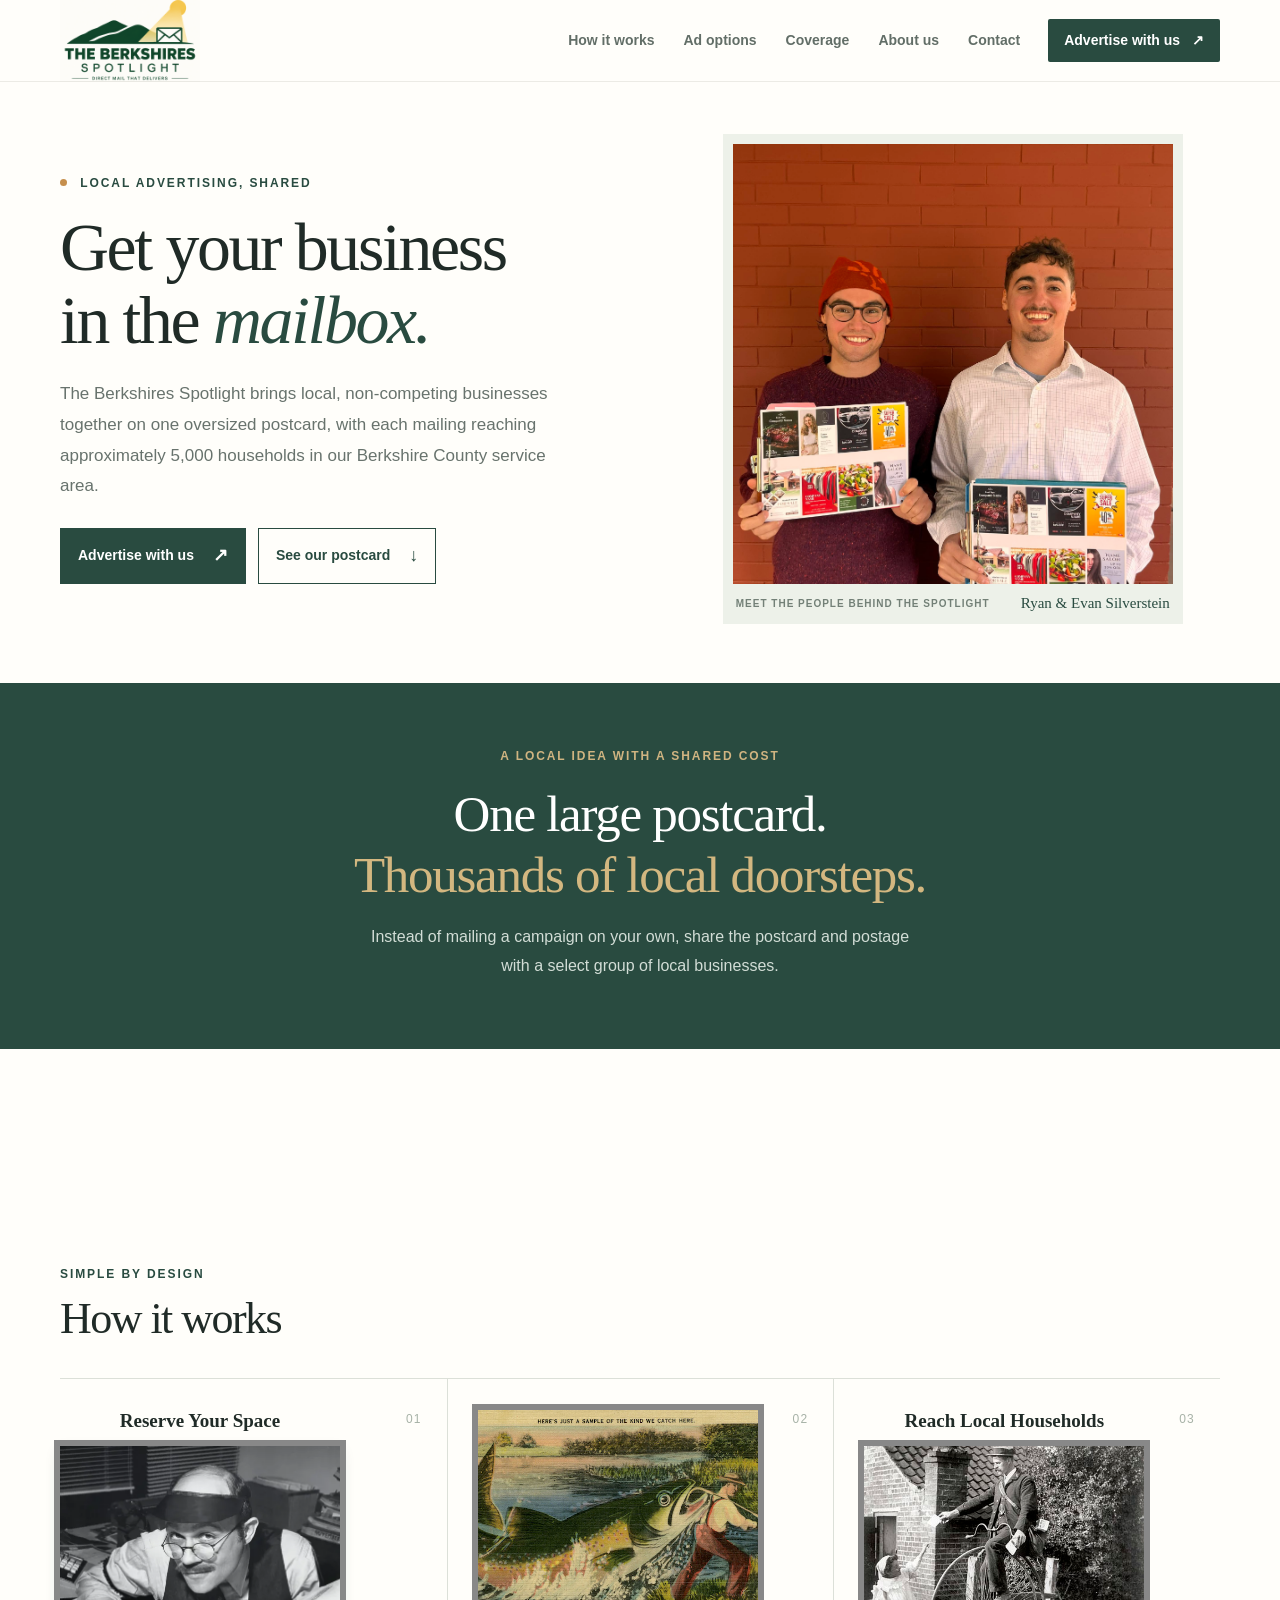
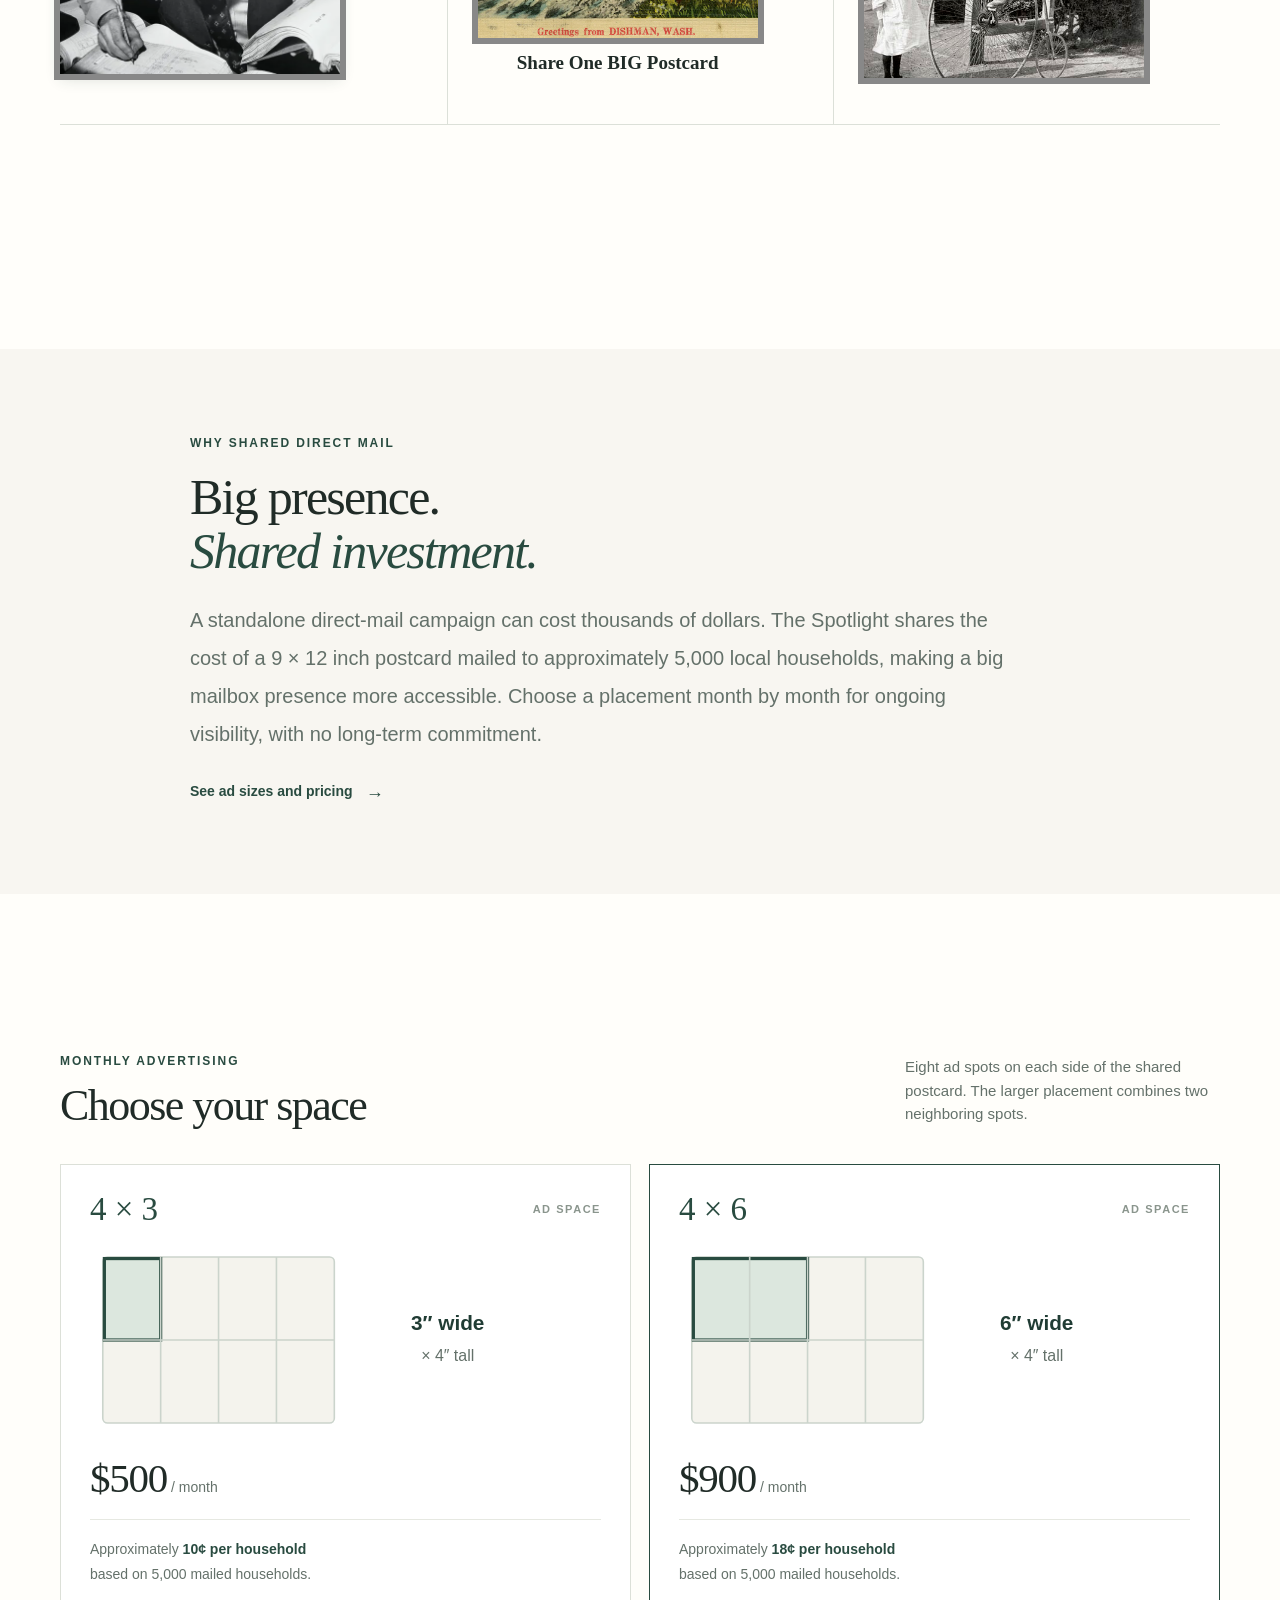
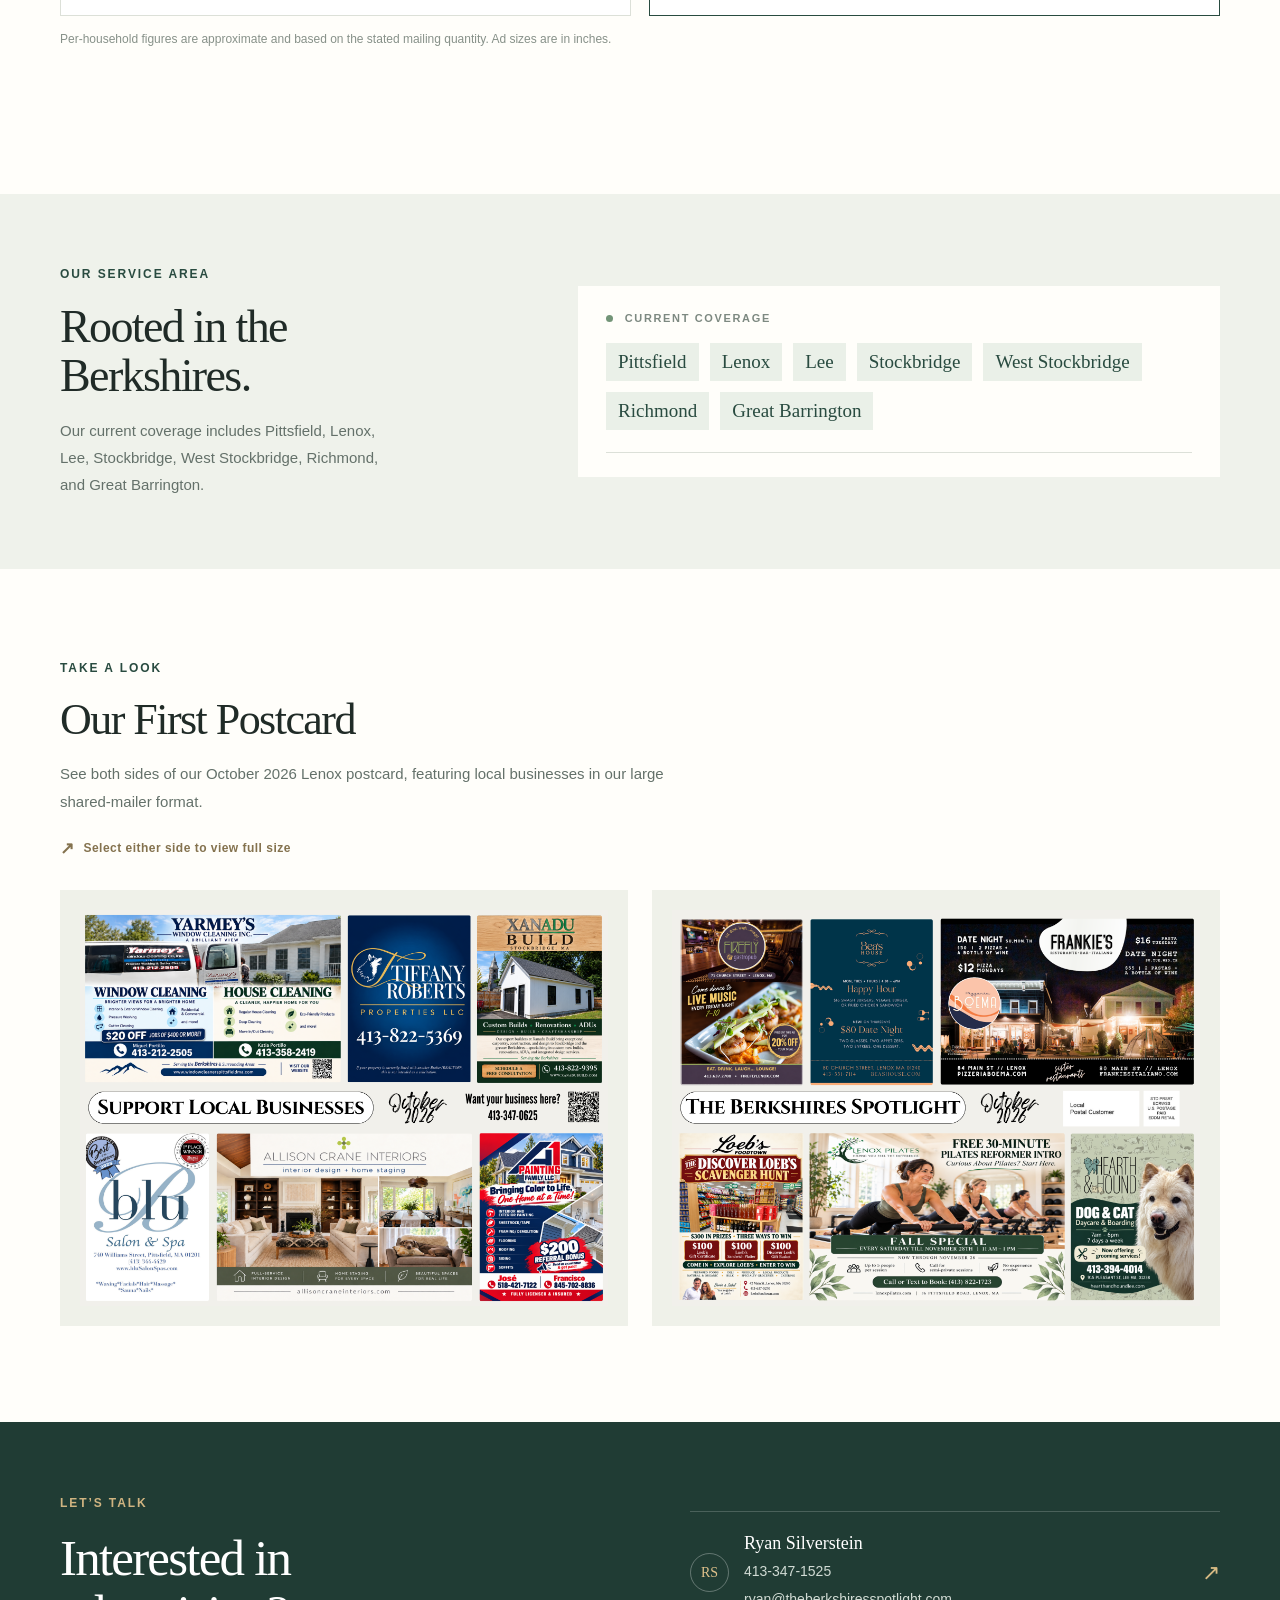
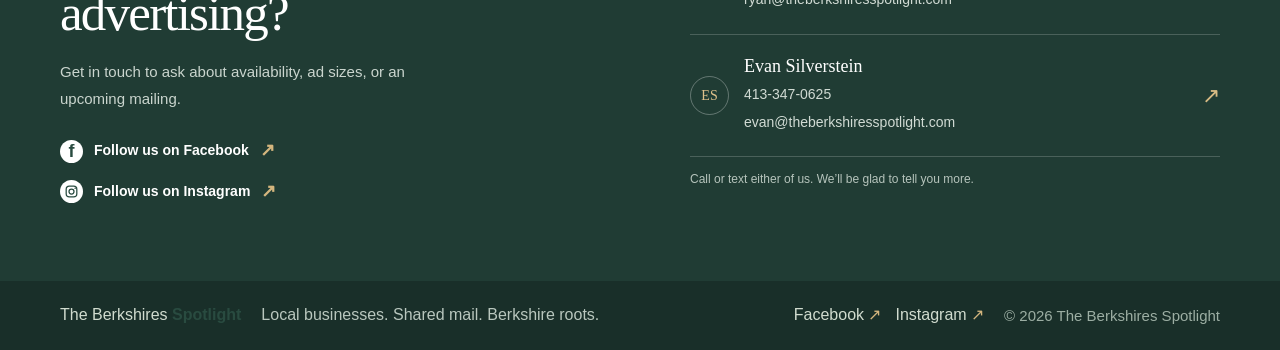
<file: index.html>
<!doctype html>
<html lang="en">
  <head>
    <meta charset="utf-8">
    <meta name="viewport" content="width=device-width, initial-scale=1">
    <meta name="description" content="Reach households across Berkshire County with shared postcard advertising from The Berkshires Spotlight. View our current coverage towns and ad options.">
    <meta name="theme-color" content="#f8f6f1">
    <link rel="canonical" href="https://theberkshiresspotlight.com/">
    <meta property="og:title" content="The Berkshires Spotlight | Local Direct-Mail Advertising">
    <meta property="og:description" content="Reach households across Berkshire County with shared, oversized direct-mail advertising.">
    <meta property="og:type" content="website">
    <meta property="og:site_name" content="The Berkshires Spotlight">
    <meta property="og:url" content="https://theberkshiresspotlight.com/">
    <title>The Berkshires Spotlight | Local Direct-Mail Advertising</title>
    <script type="application/ld+json">
      {
        "@context": "https://schema.org",
        "@graph": [
          {
            "@type": "WebSite",
            "@id": "https://theberkshiresspotlight.com/#website",
            "url": "https://theberkshiresspotlight.com/",
            "name": "The Berkshires Spotlight",
            "alternateName": ["Berkshires Spotlight", "Berkshire Spotlight"],
            "publisher": {"@id": "https://theberkshiresspotlight.com/#organization"}
          },
          {
            "@type": "Organization",
            "@id": "https://theberkshiresspotlight.com/#organization",
            "name": "The Berkshires Spotlight",
            "url": "https://theberkshiresspotlight.com/",
            "logo": "https://theberkshiresspotlight.com/images/berkshires-spotlight-logo.png",
            "description": "Monthly shared postcard advertising for local businesses in Pittsfield, Lenox, Lee, Stockbridge, West Stockbridge, Richmond, and Great Barrington, Massachusetts.",
            "sameAs": [
              "https://www.facebook.com/profile.php?id=61594535615502",
              "https://www.instagram.com/theberkshiresspotlight/"
            ]
          }
        ]
      }
    </script>
    <link rel="stylesheet" href="styles.css?v=22">
    <script>
      if ('scrollRestoration' in history) history.scrollRestoration = 'manual';
      window.addEventListener('pageshow', (event) => {
        const navigation = performance.getEntriesByType('navigation')[0];
        const directOpen = !document.referrer && (!navigation || navigation.type === 'navigate');
        if (location.hash && !event.persisted && !directOpen) return;
        if (location.hash) history.replaceState(null, '', location.pathname + location.search);
        const resetToTop = () => {
          const root = document.documentElement;
          const previousBehavior = root.style.scrollBehavior;
          root.style.scrollBehavior = 'auto';
          window.scrollTo(0, 0);
          root.style.scrollBehavior = previousBehavior;
        };
        resetToTop();
        window.setTimeout(resetToTop, 150);
      });
    </script>
  </head>
  <body>
    <header class="site-header">
      <a class="brand" href="#top" aria-label="The Berkshires Spotlight home">
        <span class="brand-logo-window"><img src="images/berkshires-spotlight-logo.png" alt="" width="640" height="640"></span>
      </a>
      <nav class="main-nav" aria-label="Main navigation">
        <a href="#how-it-works">How it works</a>
        <a href="#advertising">Ad options</a>
        <a href="#coverage">Coverage</a>
        <a href="about.html">About us</a>
        <a href="#contact">Contact</a>
      </nav>
      <a class="header-cta" href="#space-options">Advertise with us <span aria-hidden="true">↗</span></a>
    </header>

    <main id="top">
      <section class="hero section-wrap">
        <div class="hero-copy">
          <p class="eyebrow"><span class="eyebrow-dot"></span> Local advertising, shared</p>
          <h1>Get your business<br>in the <em>mailbox.</em></h1>
          <p class="hero-lede">The Berkshires Spotlight brings local, non-competing businesses together on one oversized postcard, with each mailing reaching approximately 5,000 households in our Berkshire County service area.</p>
          <div class="hero-actions">
            <a class="button button-primary" href="#space-options">Advertise with us <span aria-hidden="true">↗</span></a>
            <a class="button button-secondary" href="#sample-postcard">See our postcard <span aria-hidden="true">↓</span></a>
          </div>
        </div>
        <figure class="hero-photo">
          <img src="images/ryan-and-evan.jpg" alt="Ryan and Evan smiling and holding an example shared advertising postcard" width="1966" height="1966" fetchpriority="high">
          <figcaption><span>MEET THE PEOPLE BEHIND THE SPOTLIGHT</span><span>Ryan &amp; Evan Silverstein</span></figcaption>
        </figure>
      </section>

      <section class="intro-band">
        <div class="section-wrap intro-inner">
          <p class="eyebrow eyebrow-light">A local idea with a shared cost</p>
          <h2>One large postcard.<br><span>Thousands of local doorsteps.</span></h2>
          <p>Instead of mailing a campaign on your own, share the postcard and postage with a select group of local businesses.</p>
        </div>
      </section>

      <section class="section-wrap section how-it-works-section" id="how-it-works">
        <div class="section-heading"><div><p class="eyebrow">Simple by design</p><h2>How it works</h2></div></div>
        <div class="steps">
          <article class="step step-reserve"><span class="step-number">01</span><h3>Reserve Your Space</h3><a class="step-reserve-photo-link" href="reserve.html" aria-label="Reserve your space"><img class="step-reserve-photo" src="images/reserve-your-space.webp" alt="Businessman working at a desk covered with books and papers" width="565" height="700"></a></article>
          <article class="step step-featured"><span class="step-number">02</span><img class="step-postcard" src="images/share-postcard.jpg" alt="Vintage postcard illustration of a fisherman catching a large fish in Dishman, Washington" width="640" height="411"><h3>Share One <strong>BIG</strong> Postcard</h3></article>
          <article class="step step-reach"><span class="step-number">03</span><h3>Reach Local Households</h3><img class="step-mailer-photo" src="images/reach-local-households.jpg" alt="Historical bicycle postman delivering mail" width="469" height="640"></article>
        </div>
      </section>

      <section class="value-section">
        <div class="section-wrap value-grid">
          <div class="value-copy"><p class="eyebrow">Why shared direct mail</p><h2>Big presence.<br><em>Shared investment.</em></h2><p>A standalone direct-mail campaign can cost thousands of dollars. The Spotlight shares the cost of a 9 × 12 inch postcard mailed to approximately 5,000 local households, making a big mailbox presence more accessible. Choose a placement month by month for ongoing visibility, with no long-term commitment.</p><a class="text-link" href="#advertising">See ad sizes and pricing <span aria-hidden="true">→</span></a></div>
        </div>
      </section>

      <section class="section-wrap section pricing-section" id="advertising">
        <div class="section-heading"><div><p class="eyebrow">Monthly advertising</p><h2>Choose your space</h2></div><p>Eight ad spots on each side of the shared postcard. The larger placement combines two neighboring spots.</p></div>
        <div class="price-cards" id="space-options">
          <article class="price-card"><div class="price-top"><span class="ad-size">4 × 3</span><span class="price-label">AD SPACE</span></div>
            <svg class="ad-size-guide" viewBox="0 0 320 126" role="img" aria-labelledby="small-ad-title"><title id="small-ad-title">One highlighted 3 inch wide by 4 inch tall ad spot in a layout of eight spots</title><rect x="8" y="10" width="145" height="104" rx="3" fill="#f4f3ed" stroke="#cbd4cc"/><rect x="9" y="11" width="35.25" height="51" fill="#dce7de" stroke="#294b40" stroke-width="2"/><path d="M44.25 10v104M80.5 10v104M116.75 10v104M8 62h145" fill="none" stroke="#cbd4cc"/><text x="224" y="56" text-anchor="middle" fill="#203c34" font-family="Arial,sans-serif" font-size="13" font-weight="700">3″ wide</text><text x="224" y="75" text-anchor="middle" fill="#64716a" font-family="Arial,sans-serif" font-size="10">× 4″ tall</text></svg>
            <div class="price">$500<span> / month</span></div><div class="price-line"></div><p>Approximately <strong>10¢ per household</strong><br>based on 5,000 mailed households.</p></article>
          <article class="price-card price-card-featured"><div class="price-top"><span class="ad-size">4 × 6</span><span class="price-label">AD SPACE</span></div>
            <svg class="ad-size-guide" viewBox="0 0 320 126" role="img" aria-labelledby="large-ad-title"><title id="large-ad-title">Two neighboring 3 inch wide by 4 inch tall ad spots combined into one 6 inch wide by 4 inch tall placement</title><rect x="8" y="10" width="145" height="104" rx="3" fill="#f4f3ed" stroke="#cbd4cc"/><rect x="9" y="11" width="71.5" height="51" fill="#dce7de" stroke="#294b40" stroke-width="2"/><path d="M44.25 10v104M80.5 10v104M116.75 10v104M8 62h145" fill="none" stroke="#cbd4cc"/><text x="224" y="56" text-anchor="middle" fill="#203c34" font-family="Arial,sans-serif" font-size="13" font-weight="700">6″ wide</text><text x="224" y="75" text-anchor="middle" fill="#64716a" font-family="Arial,sans-serif" font-size="10">× 4″ tall</text></svg>
            <div class="price">$900<span> / month</span></div><div class="price-line"></div><p>Approximately <strong>18¢ per household</strong><br>based on 5,000 mailed households.</p></article>
        </div>
        <p class="fine-print">Per-household figures are approximate and based on the stated mailing quantity. Ad sizes are in inches.</p>
      </section>

      <section class="coverage-section" id="coverage">
        <div class="section-wrap coverage-grid">
          <div class="coverage-copy"><p class="eyebrow">Our service area</p><h2>Rooted in the<br>Berkshires.</h2><p>Our current coverage includes Pittsfield, Lenox, Lee, Stockbridge, West Stockbridge, Richmond, and Great Barrington.</p></div>
          <div class="coverage-locations"><div class="current-coverage"><p class="coverage-label"><span></span> CURRENT COVERAGE</p><div class="towns"><span>Pittsfield</span><span>Lenox</span><span>Lee</span><span>Stockbridge</span><span>West Stockbridge</span><span>Richmond</span><span>Great Barrington</span></div></div></div>
        </div>
      </section>

      <section class="section-wrap sample-section" id="sample">
        <div class="sample-copy"><p class="eyebrow">Take a look</p><h2>Our First Postcard</h2><p>See both sides of our October 2026 Lenox postcard, featuring local businesses in our large shared-mailer format.</p><span class="sample-note"><span aria-hidden="true">↗</span> Select either side to view full size</span></div>
        <div class="postcard-gallery" id="sample-postcard">
          <figure class="sample-frame">
            <a href="images/lenox-october-2026-front.png" aria-label="View the front of the October 2026 Lenox postcard at full size"><img class="sample-postcard-image" src="images/lenox-october-2026-front.png" alt="Front of the October 2026 Lenox postcard featuring local home services, real estate, interiors, and salon businesses" loading="lazy" width="2000" height="1500"></a>
          </figure>
          <figure class="sample-frame">
            <a href="images/lenox-october-2026-back.png" aria-label="View the back of the October 2026 Lenox postcard at full size"><img class="sample-postcard-image" src="images/lenox-october-2026-back.png" alt="Back of the October 2026 Lenox postcard featuring local restaurants, Loeb’s Foodtown, Lenox Pilates, and Hearth and Hound" loading="lazy" width="2000" height="1500"></a>
          </figure>
        </div>
      </section>

      <section class="contact-section" id="contact">
        <div class="section-wrap contact-grid">
          <div class="contact-copy"><p class="eyebrow eyebrow-light">Let’s talk</p><h2>Interested in<br>advertising?</h2><p>Get in touch to ask about availability, ad sizes, or an upcoming mailing.</p><a class="facebook-link" href="https://www.facebook.com/profile.php?id=61594535615502" target="_blank" rel="noopener noreferrer"><span class="facebook-icon" aria-hidden="true">f</span> Follow us on Facebook <span aria-hidden="true">↗</span></a><a class="facebook-link instagram-follow-link" href="https://www.instagram.com/theberkshiresspotlight?stkn=MWh2Z3ZybXNrZTRraQ%3D%3D" target="_blank" rel="noopener noreferrer"><span class="instagram-icon" aria-hidden="true"><svg viewBox="0 0 24 24"><rect x="3.5" y="3.5" width="17" height="17" rx="5" fill="none" stroke="currentColor" stroke-width="2"/><circle cx="12" cy="12" r="4" fill="none" stroke="currentColor" stroke-width="2"/><circle cx="17.8" cy="6.6" r="1.2" fill="currentColor"/></svg></span> Follow us on Instagram <span aria-hidden="true">↗</span></a></div>
          <div class="contact-people"><article class="contact-person"><span class="contact-initials" aria-hidden="true">RS</span><div><h3>Ryan Silverstein</h3><a href="tel:+14133471525">413-347-1525</a><br><a href="mailto:ryan@theberkshiresspotlight.com">ryan@theberkshiresspotlight.com</a></div><a class="call-icon" href="tel:+14133471525" aria-label="Call Ryan Silverstein">↗</a></article><article class="contact-person"><span class="contact-initials" aria-hidden="true">ES</span><div><h3>Evan Silverstein</h3><a href="tel:+14133470625">413-347-0625</a><br><a href="mailto:evan@theberkshiresspotlight.com">evan@theberkshiresspotlight.com</a></div><a class="call-icon" href="tel:+14133470625" aria-label="Call Evan Silverstein">↗</a></article><p class="contact-footnote">Call or text either of us. We’ll be glad to tell you more.</p></div>
        </div>
      </section>
    </main>

    <footer class="site-footer"><div class="section-wrap footer-inner"><a class="footer-brand" href="#top">The Berkshires <strong>Spotlight</strong></a><span>Local businesses. Shared mail. Berkshire roots.</span><div class="footer-social-links"><a href="https://www.facebook.com/profile.php?id=61594535615502" target="_blank" rel="noopener noreferrer">Facebook <span aria-hidden="true">↗</span></a><a href="https://www.instagram.com/theberkshiresspotlight?stkn=MWh2Z3ZybXNrZTRraQ%3D%3D" target="_blank" rel="noopener noreferrer">Instagram <span aria-hidden="true">↗</span></a></div><span class="copyright">© <span id="year">2026</span> The Berkshires Spotlight</span></div></footer>
    <script>document.getElementById('year').textContent = new Date().getFullYear();</script>
  </body>
</html>
</file>
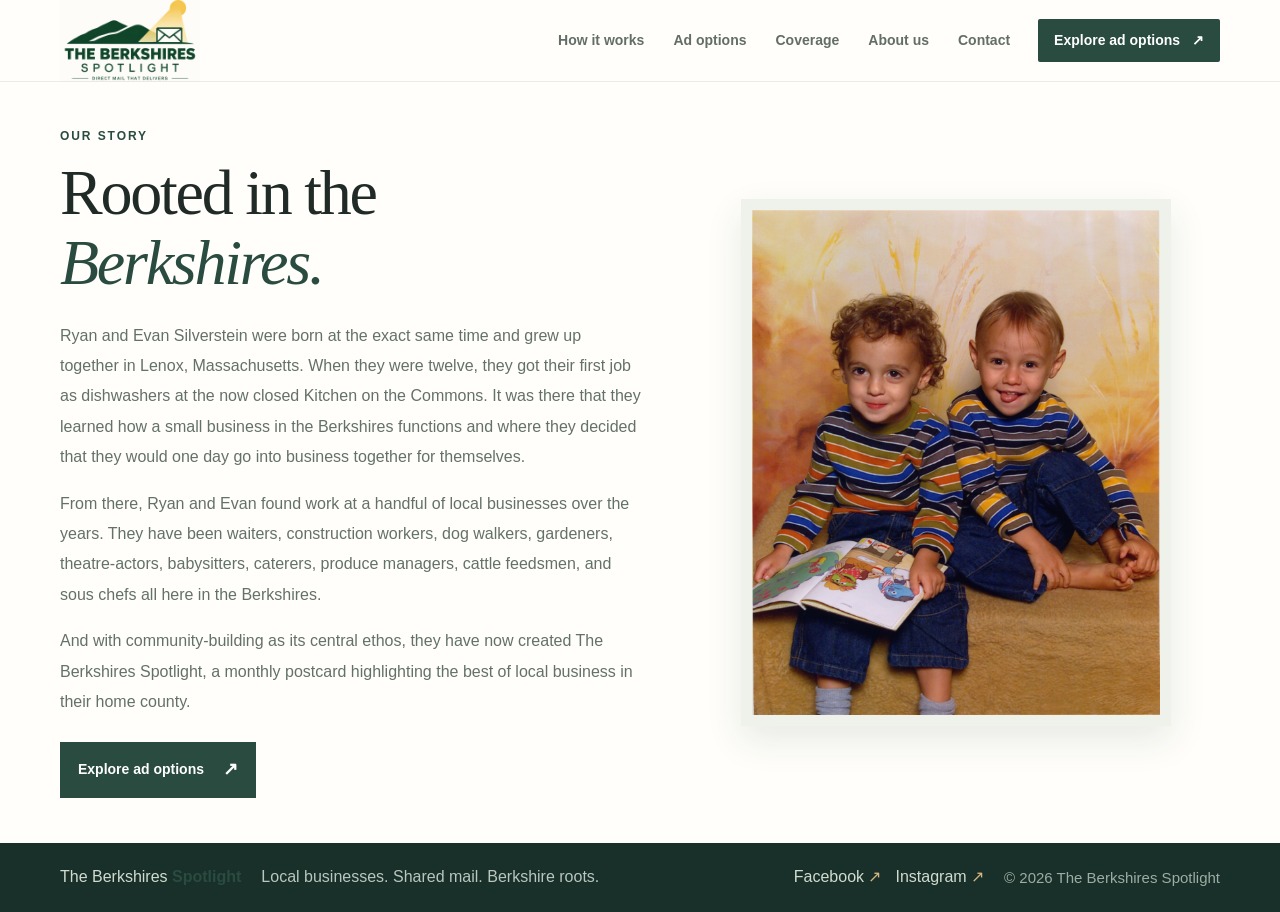
<file: about.html>
<!doctype html>
<html lang="en">
  <head>
    <meta charset="utf-8">
    <meta name="viewport" content="width=device-width, initial-scale=1">
    <meta name="description" content="Meet Ryan and Evan Silverstein, lifelong Berkshire locals and the people behind The Berkshires Spotlight.">
    <meta name="theme-color" content="#f8f6f1">
    <link rel="canonical" href="https://theberkshiresspotlight.com/about.html">
    <meta property="og:title" content="About Us | The Berkshires Spotlight">
    <meta property="og:description" content="Meet Ryan and Evan Silverstein, lifelong Berkshire locals and the people behind The Berkshires Spotlight.">
    <meta property="og:type" content="website">
    <meta property="og:url" content="https://theberkshiresspotlight.com/about.html">
    <title>About Us | The Berkshires Spotlight</title>
    <link rel="stylesheet" href="styles.css?v=8">
  </head>
  <body class="about-page">
    <header class="site-header">
      <a class="brand" href="index.html" aria-label="The Berkshires Spotlight home"><span class="brand-logo-window"><img src="images/berkshires-spotlight-logo.png" alt="" width="640" height="640"></span></a>
      <nav class="main-nav" aria-label="Main navigation">
        <a href="index.html#how-it-works">How it works</a>
        <a href="index.html#advertising">Ad options</a>
        <a href="index.html#coverage">Coverage</a>
        <a href="about.html" aria-current="page">About us</a>
        <a href="index.html#contact">Contact</a>
      </nav>
      <a class="header-cta" href="index.html#advertising">Explore ad options <span aria-hidden="true">↗</span></a>
    </header>
    <main class="about-main">
      <section class="about-story section-wrap">
        <div class="about-copy">
          <p class="eyebrow">Our story</p>
          <h1>Rooted in the<br><em>Berkshires.</em></h1>
          <p>Ryan and Evan Silverstein were born at the exact same time and grew up together in Lenox, Massachusetts. When they were twelve, they got their first job as dishwashers at the now closed Kitchen on the Commons. It was there that they learned how a small business in the Berkshires functions and where they decided that they would one day go into business together for themselves.</p>
          <p>From there, Ryan and Evan found work at a handful of local businesses over the years. They have been waiters, construction workers, dog walkers, gardeners, theatre-actors, babysitters, caterers, produce managers, cattle feedsmen, and sous chefs all here in the Berkshires.</p>
          <p>And with community-building as its central ethos, they have now created The Berkshires Spotlight, a monthly postcard highlighting the best of local business in their home county.</p>
          <a class="button button-primary about-cta" href="index.html#advertising">Explore ad options <span aria-hidden="true">↗</span></a>
        </div>
        <figure class="about-photo"><img src="images/ryan-evan-childhood.jpg" alt="Ryan and Evan Silverstein with family at the beach as children" width="2416" height="2996" fetchpriority="high"></figure>
      </section>
    </main>
    <footer class="site-footer"><div class="section-wrap footer-inner"><a class="footer-brand" href="index.html">The Berkshires <strong>Spotlight</strong></a><span>Local businesses. Shared mail. Berkshire roots.</span><div class="footer-social-links"><a href="https://www.facebook.com/profile.php?id=61594535615502" target="_blank" rel="noopener noreferrer">Facebook <span aria-hidden="true">↗</span></a><a href="https://www.instagram.com/theberkshiresspotlight?stkn=MWh2Z3ZybXNrZTRraQ%3D%3D" target="_blank" rel="noopener noreferrer">Instagram <span aria-hidden="true">↗</span></a></div><span class="copyright">© <span id="year">2026</span> The Berkshires Spotlight</span></div></footer>
    <script>document.getElementById('year').textContent = new Date().getFullYear();</script>
  </body>
</html>
</file>
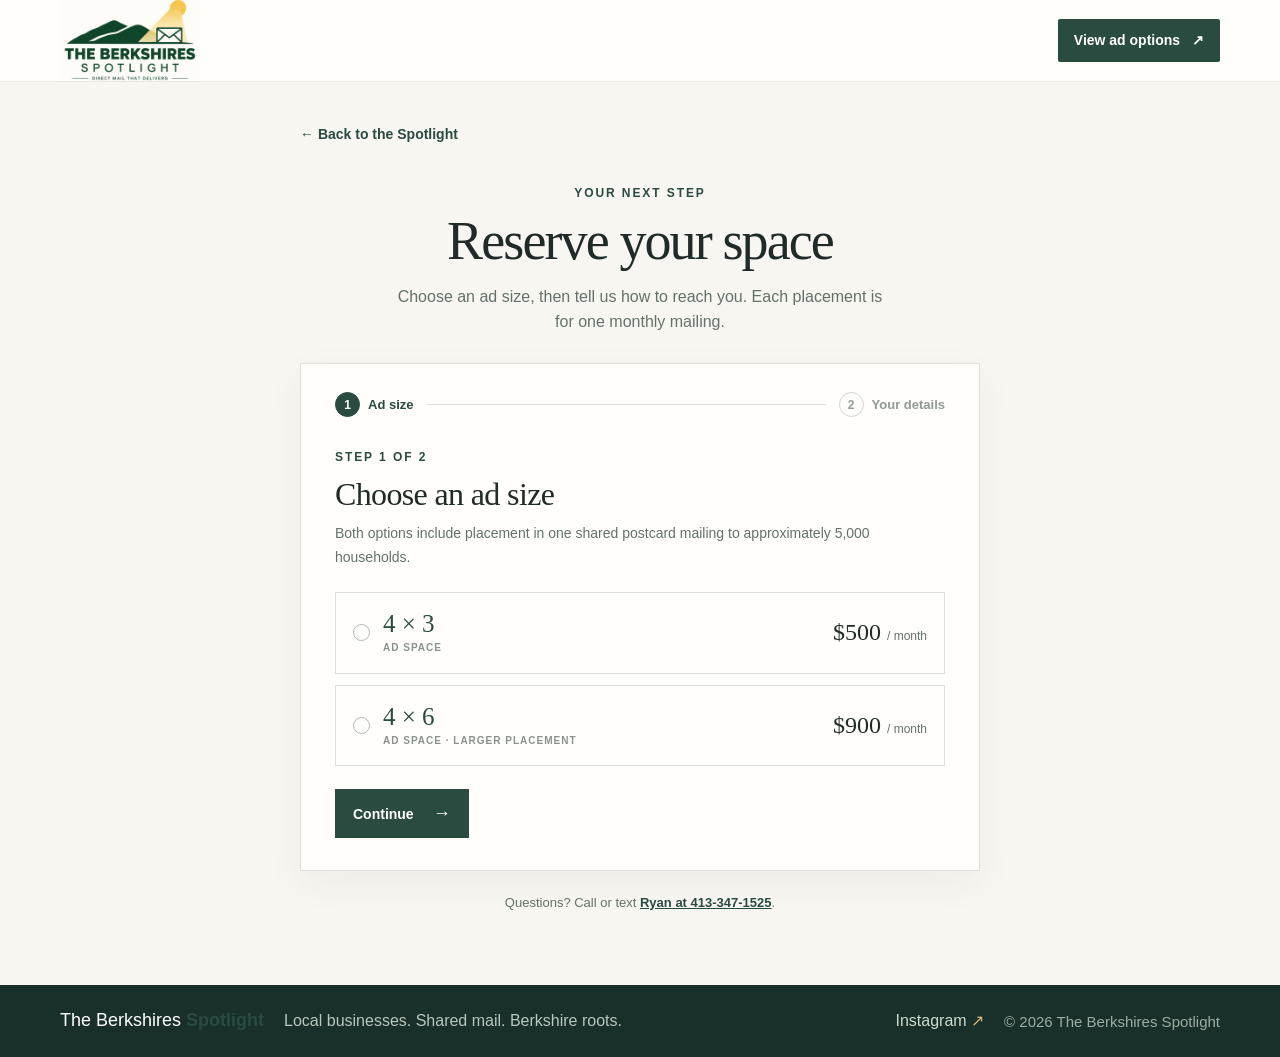
<file: reserve.html>
<!doctype html>
<html lang="en">
  <head>
    <meta charset="utf-8">
    <meta name="viewport" content="width=device-width, initial-scale=1">
    <meta name="description" content="Choose an ad size and enter your business contact details to reserve space in The Berkshires Spotlight.">
    <meta name="theme-color" content="#f8f6f1">
    <link rel="canonical" href="https://theberkshiresspotlight.com/reserve.html">
    <title>Reserve Ad Space | The Berkshires Spotlight</title>
    <link rel="stylesheet" href="styles.css?v=3">
  </head>
  <body class="reservation-page">
    <header class="site-header">
      <a class="brand" href="index.html" aria-label="The Berkshires Spotlight home"><span class="brand-logo-window"><img src="images/berkshires-spotlight-logo.png" alt="" width="640" height="640"></span></a>
      <a class="header-cta" href="index.html#advertising">View ad options <span aria-hidden="true">↗</span></a>
    </header>
    <main class="reservation-main">
      <a class="reservation-back" href="index.html">← Back to the Spotlight</a>
      <div class="reservation-heading"><p class="eyebrow">Your next step</p><h1>Reserve your space</h1><p>Choose an ad size, then tell us how to reach you. Each placement is for one monthly mailing.</p></div>

      <form class="reservation-card" id="reservation-form">
        <div class="reservation-progress" aria-label="Step 1 of 2"><span class="progress-step is-current" data-progress="1"><b>1</b> Ad size</span><span class="progress-rule"></span><span class="progress-step" data-progress="2"><b>2</b> Your details</span></div>

        <section class="reservation-step" data-step="1" aria-labelledby="size-title">
          <p class="eyebrow">Step 1 of 2</p><h2 id="size-title">Choose an ad size</h2><p class="step-description">Both options include placement in one shared postcard mailing to approximately 5,000 households.</p>
          <div class="reservation-options">
            <label class="reservation-option"><input type="radio" name="ad-size" value="4 × 3 ad — $500 per month" required><span class="option-check" aria-hidden="true"></span><span class="option-main"><strong>4 × 3</strong><span>AD SPACE</span></span><span class="option-price">$500 <small>/ month</small></span></label>
            <label class="reservation-option"><input type="radio" name="ad-size" value="4 × 6 ad — $900 per month" required><span class="option-check" aria-hidden="true"></span><span class="option-main"><strong>4 × 6</strong><span>AD SPACE · LARGER PLACEMENT</span></span><span class="option-price">$900 <small>/ month</small></span></label>
          </div>
          <button class="button button-primary reservation-next" type="button" id="to-details">Continue <span aria-hidden="true">→</span></button>
        </section>

        <section class="reservation-step" data-step="2" aria-labelledby="details-title" hidden>
          <p class="eyebrow">Step 2 of 2</p><h2 id="details-title">Your business details</h2><p class="step-description">We’ll use these details to follow up about your selected ad space.</p>
          <div class="selected-size" id="selected-size"></div>
          <div class="reservation-fields">
            <label for="business-name">Business name</label><input id="business-name" name="business-name" autocomplete="organization" required>
            <label for="phone">Phone number</label><input id="phone" name="phone" type="tel" autocomplete="tel" required>
            <label for="email">Email address</label><input id="email" name="email" type="email" autocomplete="email" required>
          </div>
          <p class="reservation-note">Checkout will be added here. This form does not send or store your information yet.</p>
          <div class="reservation-actions"><button class="button button-secondary" type="button" id="back-to-size">← Back</button><button class="button button-primary" type="submit">Continue to checkout <span aria-hidden="true">→</span></button></div>
          <p class="reservation-message" id="reservation-message" role="status" hidden></p>
        </section>
      </form>
      <p class="reservation-help">Questions? Call or text <a href="tel:+14133471525">Ryan at 413-347-1525</a>.</p>
    </main>
    <footer class="site-footer"><div class="section-wrap footer-inner"><a class="footer-brand" href="index.html">The Berkshires <strong>Spotlight</strong></a><span>Local businesses. Shared mail. Berkshire roots.</span><a href="https://www.instagram.com/theberkshiresspotlight?stkn=MWh2Z3ZybXNrZTRraQ%3D%3D" target="_blank" rel="noopener noreferrer">Instagram <span aria-hidden="true">↗</span></a><span class="copyright">© <span id="year">2026</span> The Berkshires Spotlight</span></div></footer>
    <script>
      const form = document.getElementById('reservation-form');
      const sizeStep = form.querySelector('[data-step="1"]');
      const detailsStep = form.querySelector('[data-step="2"]');
      const selectedSize = document.getElementById('selected-size');
      const message = document.getElementById('reservation-message');
      document.getElementById('year').textContent = new Date().getFullYear();
      document.getElementById('to-details').addEventListener('click', () => {
        const choice = form.querySelector('input[name="ad-size"]:checked');
        if (!choice) { form.querySelector('input[name="ad-size"]').reportValidity(); return; }
        selectedSize.textContent = `Selected placement: ${choice.value}`;
        sizeStep.hidden = true;
        detailsStep.hidden = false;
        document.querySelector('[aria-label="Step 1 of 2"]').setAttribute('aria-label', 'Step 2 of 2');
        document.querySelector('[data-progress="1"]').classList.remove('is-current');
        document.querySelector('[data-progress="2"]').classList.add('is-current');
        document.getElementById('business-name').focus();
      });
      document.getElementById('back-to-size').addEventListener('click', () => {
        detailsStep.hidden = true;
        sizeStep.hidden = false;
        document.querySelector('[aria-label="Step 2 of 2"]').setAttribute('aria-label', 'Step 1 of 2');
        document.querySelector('[data-progress="2"]').classList.remove('is-current');
        document.querySelector('[data-progress="1"]').classList.add('is-current');
        document.getElementById('to-details').focus();
      });
      form.addEventListener('submit', (event) => {
        event.preventDefault();
        message.hidden = false;
        message.textContent = 'Checkout is not connected yet. Your information has not been sent or saved.';
      });
    </script>
  </body>
</html>
</file>
<file: styles.css>
:root{--ink:#202b27;--muted:#64716a;--green:#294b40;--green-dark:#203c34;--sage:#dce7de;--cream:#f8f6f1;--paper:#fffefa;--gold:#c68f4c;--line:#dce0d8;--serif:'Playfair Display',Georgia,serif;--sans:'DM Sans',Arial,sans-serif}
*{box-sizing:border-box}html{scroll-behavior:smooth;scroll-padding-top:90px}body{margin:0;color:var(--ink);background:var(--paper);font-family:var(--sans);font-size:18px;line-height:1.55}a{color:inherit}button,a{-webkit-tap-highlight-color:transparent}.section-wrap{width:min(1160px,calc(100% - 64px));margin-inline:auto}
.site-header{height:82px;padding:0 max(32px,calc((100vw - 1160px)/2));display:flex;align-items:center;justify-content:space-between;gap:28px;background:var(--paper);border-bottom:1px solid #ecebe5}.brand{display:flex;align-items:center;gap:11px;text-decoration:none;white-space:nowrap}.brand-mark{width:37px;height:37px;border:1px solid var(--green);border-radius:50%;display:grid;place-items:center;color:var(--green);font:600 14px var(--serif);letter-spacing:-.5px}.brand-name{font-size:16px;letter-spacing:.02em}.brand-name strong,.footer-brand strong{font-weight:700;color:var(--green)}.brand-logo-window{display:block;width:140px;height:82px;overflow:hidden;flex:none}.brand-logo-window img{display:block;width:140px;height:140px;max-width:none;transform:translateY(-28px);mix-blend-mode:multiply}.main-nav{display:flex;gap:29px;margin-left:auto}.main-nav a,.header-cta{font-size:14px;text-decoration:none;font-weight:600}.main-nav a{color:#626e67;transition:color .2s}.main-nav a:hover{color:var(--green)}.header-cta{padding:11px 16px;background:var(--green);color:#fff;border-radius:2px;white-space:nowrap}.header-cta span{margin-left:8px}
.hero{min-height:582px;display:grid;grid-template-columns:1.03fr .97fr;align-items:center;gap:58px;padding-top:52px;padding-bottom:59px}.eyebrow{margin:0 0 18px;color:var(--green);font-size:12px;font-weight:700;letter-spacing:.16em;text-transform:uppercase}.eyebrow-dot{display:inline-block;width:7px;height:7px;margin-right:8px;background:var(--gold);border-radius:50%;vertical-align:1px}.section h2,.value-copy h2,.coverage-grid h2,.sample-copy h2,.contact-copy h2{margin:0;font:500 clamp(45px,5.3vw,70px)/1.08 var(--serif);letter-spacing:-.035em}.hero h1{margin:0;font:500 clamp(43px,5.3vw,68px)/1.08 var(--serif);letter-spacing:-.035em}.hero h1 em,.value-copy h2 em{color:var(--green);font-weight:500}.hero-lede{max-width:490px;margin:22px 0 26px;color:#68736d;font-size:17px;line-height:1.8}.hero-actions{display:flex;flex-wrap:wrap;gap:12px}.button{display:inline-flex;align-items:center;gap:19px;padding:13px 17px;border:1px solid var(--green);font-size:14px;font-weight:600;text-decoration:none}.button-primary{background:var(--green);color:white}.button-primary:hover,.header-cta:hover{background:var(--green-dark)}.button-secondary{color:var(--green)}.button-secondary:hover{background:#f0f3ee}.button span{font-size:18px}.hero-proof{display:flex;align-items:center;gap:12px;margin-top:42px;color:#78827b;font-size:13px;line-height:1.5}.hero-proof strong{color:var(--ink);font-size:14px}.proof-icon{display:grid;place-items:center;width:35px;height:35px;border:1px solid #dce3db;border-radius:50%;color:var(--gold);font-size:21px}
.hero-art{position:relative;min-height:417px;display:grid;place-items:center;overflow:hidden;background:#edf1e9}.hero-art:before,.hero-art:after{position:absolute;content:"";width:160px;height:160px;border:1px solid rgba(41,75,64,.12);border-radius:50%}.hero-art:before{top:28px;right:28px}.hero-art:after{bottom:20px;left:15px;width:95px;height:95px}.art-orbit{position:absolute;border:1px solid rgba(41,75,64,.1);border-radius:50%}.orbit-one{width:360px;height:360px}.orbit-two{width:410px;height:410px}.mailer{position:relative;width:min(72%,360px);aspect-ratio:1.18;background:#fffdf8;box-shadow:0 17px 38px rgba(31,54,43,.15);padding:23px 25px;transform:rotate(-5deg);display:flex;flex-direction:column;justify-content:space-between;color:var(--green)}.mailer:after{content:"";position:absolute;inset:8px;border:1px solid #e1e3d8;pointer-events:none}.mailer-top,.mailer-bottom{display:flex;justify-content:space-between;align-items:center;font-size:10px;font-weight:700;letter-spacing:.14em}.mailer-stamp{display:grid;place-items:center;width:42px;height:42px;border:1px solid #bea477;color:#a78a5b;font-size:10px;text-align:center;line-height:1.4;letter-spacing:.08em}.mailer-rule{height:1px;background:#d9dfd3;margin-top:-20px}.mailer-title{font:500 clamp(29px,3.5vw,45px)/1.14 var(--serif);letter-spacing:-.04em}.mailer-title i{color:#a17c46}.mailer-sun{font-size:29px;color:#bd965f}.art-caption{position:absolute;bottom:18px;left:0;right:0;text-align:center;color:#78847b;font-size:12px;letter-spacing:.04em}.hero-photo{width:min(100%,460px);margin:0 auto;padding:10px;background:#edf1e9}.hero-photo img{display:block;width:100%;height:auto}.hero-photo figcaption{display:flex;justify-content:space-between;align-items:center;gap:10px;padding:11px 3px 2px;color:#738077;font-size:10px;font-weight:700;letter-spacing:.1em}.hero-photo figcaption span+span{color:var(--green);font:500 15px var(--serif);letter-spacing:0}
.intro-band{background:var(--green);color:#fff;padding:64px 0 68px;text-align:center}.intro-inner{max-width:750px}.eyebrow-light{color:#d0b481}.intro-band h2{margin:0;font:500 clamp(34px,4.5vw,51px)/1.2 var(--serif);letter-spacing:-.025em}.intro-band h2 span{color:#d3b780}.intro-band p:last-child{max-width:560px;margin:17px auto 0;color:#d2ddd6;font-size:16px;line-height:1.8}.section{padding-top:91px;padding-bottom:98px}.section-heading{display:flex;align-items:end;justify-content:space-between;gap:30px;margin-bottom:35px}.section-heading .eyebrow{margin-bottom:11px}.section h2{font-size:44px}.section-heading>p{max-width:315px;margin:0 0 4px;color:var(--muted);font-size:15px}.steps{display:grid;grid-template-columns:repeat(3,1fr);border-top:1px solid var(--line);border-bottom:1px solid var(--line)}.step{position:relative;min-height:238px;padding:31px 30px 32px 0}.step+.step{border-left:1px solid var(--line);padding-left:30px}.step-number{position:absolute;top:31px;right:25px;color:#a7b2a7;font-size:12px;letter-spacing:.1em}.step-icon{width:39px;height:39px;display:grid;place-items:center;background:#eff2eb;color:var(--green);font-size:23px}.step h3,.value-item h3{margin:20px 0 7px;font:600 19px var(--serif)}.step p,.value-item p{max-width:280px;margin:0;color:var(--muted);font-size:14px;line-height:1.8}
.value-section{background:var(--cream);padding:85px 0}.value-grid{display:block}.value-copy{max-width:900px;margin-inline:auto}.value-copy h2{font-size:50px}.value-copy>p:not(.eyebrow){max-width:820px;margin:23px 0 24px;color:var(--muted);font-size:20px;line-height:1.9}.text-link{display:inline-flex;gap:13px;color:var(--green);font-size:14px;font-weight:700;text-decoration:none}.text-link span{font-size:18px}.pricing-section{padding-bottom:79px}.price-cards{display:grid;grid-template-columns:1fr 1fr;gap:18px}.price-card{padding:26px 29px 27px;border:1px solid var(--line);background:white}.price-card-featured{border-color:var(--green)}.price-top{display:flex;justify-content:space-between;align-items:center}.ad-size{color:var(--green);font:500 33px var(--serif)}.price-label{font-size:11px;font-weight:700;letter-spacing:.14em;color:#8a958d}.ad-size-guide{display:block;width:100%;height:auto;margin:13px 0 4px}.price{margin-top:12px;font:500 41px var(--serif);letter-spacing:-.03em}.price>span{font:400 14px var(--sans);color:var(--muted);letter-spacing:0}.price-line{height:1px;margin:17px 0;background:#e6e8e1}.price-card p{margin:0;color:var(--muted);font-size:14px;line-height:1.8}.price-card p strong{color:var(--green)}.fine-print{margin:14px 0 0;color:#879189;font-size:12px}
.coverage-section{background:#eff2eb;padding:71px 0}.coverage-grid{display:grid;grid-template-columns:.8fr 1.2fr;gap:90px;align-items:center}.coverage-grid h2{font-size:46px}.coverage-grid>div:first-child>p:last-child{max-width:340px;margin:16px 0 0;color:var(--muted);font-size:15px;line-height:1.8}.coverage-locations{background:var(--paper);padding:24px 28px}.current-coverage{padding-bottom:22px;border-bottom:1px solid var(--line)}.coverage-label{margin:0 0 15px;color:#7d8981;font-size:11px;font-weight:700;letter-spacing:.15em}.current-coverage .coverage-label span{display:inline-block;width:7px;height:7px;margin-right:7px;border-radius:50%;background:#729477}.towns{display:flex;gap:11px;flex-wrap:wrap}.towns span{padding:8px 12px;background:#eaf0e8;color:var(--green);font:500 19px var(--serif)}.expansion{padding-top:19px}.towns-planned span{background:#f5f3ed;color:#7e806f}.planned-note{margin:10px 0 0;color:#999583;font-size:12px}.sample-section{display:grid;grid-template-columns:.8fr 1.2fr;gap:95px;align-items:center;padding-top:90px;padding-bottom:96px}.sample-copy h2{font-size:44px}.sample-copy>p:not(.eyebrow){max-width:375px;margin:17px 0 19px;color:var(--muted);font-size:15px;line-height:1.85}.sample-note{display:inline-flex;align-items:center;gap:9px;color:#84724e;font-size:12px;font-weight:600;letter-spacing:.04em}.sample-note span{font-size:17px}.sample-frame{position:relative;padding:20px;background:#eff1e9}.sample-placeholder{aspect-ratio:1.5;background:#fcfaf4;border:1px solid #e2e3d9;display:flex;flex-direction:column;justify-content:space-between;padding:18px 20px;color:#738077}.placeholder-top,.placeholder-bottom{display:flex;justify-content:space-between;align-items:center;font-size:10px;font-weight:700;letter-spacing:.12em}.placeholder-stamp{padding:7px 9px;border:1px solid #cfb780;color:#a08353}.placeholder-center{align-self:center;text-align:center}.placeholder-sun{color:#c49b5d;font-size:30px}.placeholder-center p{margin:2px 0 0;font:500 clamp(20px,2.6vw,31px)/1.2 var(--serif);color:var(--green)}.placeholder-center em{color:#a17c46}.placeholder-bottom{padding-top:10px;border-top:1px solid #e1e3d8}.sample-postcard-image{display:block;width:100%;height:auto}.sample-frame-label{position:absolute;right:30px;bottom:27px;padding:5px 8px;background:var(--green);color:white;font-size:10px;font-weight:700;letter-spacing:.13em}
.contact-section{background:var(--green-dark);color:#fff;padding:72px 0 76px}.contact-grid{display:grid;grid-template-columns:1fr 1fr;gap:100px;align-items:center}.contact-copy h2{font-size:51px}.contact-copy>p:not(.eyebrow){max-width:360px;margin:17px 0 25px;color:#cad5ce;font-size:15px;line-height:1.8}.facebook-link{display:inline-flex;align-items:center;gap:11px;color:#fff;font-size:14px;font-weight:600;text-decoration:none}.facebook-link>span:last-child{color:#d4b67e;font-size:18px}.facebook-icon{width:23px;height:23px;display:grid;place-items:center;background:#fff;color:var(--green);border-radius:50%;font:bold 18px Arial}.contact-people{border-top:1px solid rgba(255,255,255,.19)}.contact-person{display:flex;align-items:center;gap:15px;padding:21px 0;border-bottom:1px solid rgba(255,255,255,.19)}.contact-initials{width:39px;height:39px;display:grid;place-items:center;border:1px solid rgba(255,255,255,.3);border-radius:50%;color:#dfc18b;font:500 14px var(--serif)}.contact-person h3{margin:0 0 3px;font:500 18px var(--serif)}.contact-person div>a{color:#d1dbd4;font-size:14px;text-decoration:none}.call-icon{margin-left:auto;color:#d7bb84;font-size:22px;text-decoration:none}.contact-footnote{margin:13px 0 0;color:#b6c4bc;font-size:12px}.site-footer{background:#192f29;color:#b9c7be;padding:22px 0}.footer-inner{display:flex;align-items:center;gap:20px}.footer-brand{color:#fff;font-size:18px;text-decoration:none;white-space:nowrap}.footer-inner>span:not(.copyright){font-size:16px}.footer-inner>a:nth-last-of-type(1){margin-left:auto;color:#d1dccf;font-size:16px;text-decoration:none}.footer-inner>a span{color:#d4b67e}.copyright{color:#9caea3;font-size:15px;white-space:nowrap}
@media(max-width:900px){.main-nav{gap:16px}.main-nav a{font-size:13px}.hero{gap:30px}.hero-art{min-height:360px}.coverage-grid,.sample-section{gap:50px}.contact-grid{gap:55px}}
@media(max-width:700px){html{scroll-padding-top:65px}.section-wrap{width:min(100% - 40px,540px)}.site-header{height:66px;padding:0 20px}.brand-name{font-size:14px}.brand-mark{width:32px;height:32px}.brand-logo-window{width:112px;height:66px}.brand-logo-window img{width:112px;height:112px;transform:translateY(-21px)}.main-nav{display:none}.header-cta{padding:10px 12px;font-size:12px}.hero{display:flex;flex-direction:column;align-items:stretch;gap:31px;padding-top:57px;padding-bottom:40px}.hero h1{font-size:52px}.hero-lede{font-size:16px}.hero-art{min-height:340px}.mailer{width:min(77%,350px)}.intro-band{padding:49px 0 52px}.intro-band h2{font-size:37px}.intro-band p:last-child{font-size:14px}.section{padding-top:65px;padding-bottom:70px}.section-heading{display:block;margin-bottom:25px}.section-heading>p{margin-top:12px}.section h2{font-size:39px}.steps{grid-template-columns:1fr}.step{min-height:0;padding:22px 36px 22px 0}.step+.step{border-left:0;border-top:1px solid var(--line);padding-left:0}.step-number{top:24px;right:4px}.step h3{margin-top:13px}.step p{max-width:none}.value-section{padding:62px 0}.value-copy h2{font-size:44px}.value-copy>p:not(.eyebrow){font-size:18px;line-height:1.8}.price-cards{grid-template-columns:1fr;gap:12px}.price-card{padding:22px}.price{font-size:37px}.coverage-section{padding:59px 0}.coverage-grid{grid-template-columns:1fr;gap:32px}.coverage-grid h2{font-size:42px}.coverage-locations{padding:21px}.sample-section{grid-template-columns:1fr;gap:32px;padding-top:66px;padding-bottom:70px}.sample-copy h2{font-size:40px}.sample-frame{padding:12px}.placeholder-top,.placeholder-bottom{font-size:8px}.sample-frame-label{right:18px;bottom:18px;font-size:9px}.contact-section{padding:60px 0}.contact-grid{grid-template-columns:1fr;gap:32px}.contact-copy h2{font-size:46px}.footer-inner{flex-wrap:wrap;gap:10px 16px}.footer-inner>span:not(.copyright){order:3;width:100%}.footer-inner>a:nth-last-of-type(1){margin-left:auto}.copyright{order:4;width:100%}}
@media(max-width:380px){.hero h1{font-size:45px}.hero-actions{gap:8px}.button{padding:12px;font-size:13px}.hero-art{min-height:295px}.mailer{padding:19px}.footer-brand{font-size:17px}}
@media(prefers-reduced-motion:reduce){html{scroll-behavior:auto}*,*::before,*::after{transition:none!important}}
.step-cta{margin-top:17px;padding:10px 12px;font-size:13px}.reservation-page{min-height:100vh;display:flex;flex-direction:column;background:var(--cream)}.reservation-main{width:min(680px,calc(100% - 40px));margin:38px auto 72px;flex:1}.reservation-back{color:var(--green);font-size:14px;font-weight:600;text-decoration:none}.reservation-heading{text-align:center;margin:36px auto 29px}.reservation-heading .eyebrow{margin-bottom:10px}.reservation-heading h1{margin:0;font:500 clamp(40px,6vw,54px)/1.1 var(--serif);letter-spacing:-.035em}.reservation-heading>p:last-child{max-width:490px;margin:13px auto 0;color:var(--muted);font-size:16px}.reservation-card{padding:28px 34px 32px;background:var(--paper);border:1px solid var(--line);box-shadow:0 12px 36px rgba(32,60,52,.05)}.reservation-progress{display:flex;align-items:center;gap:13px;margin-bottom:31px}.progress-step{display:flex;align-items:center;gap:8px;color:#919b94;font-size:13px;font-weight:600;white-space:nowrap}.progress-step b{display:grid;place-items:center;width:25px;height:25px;border:1px solid #cfd7ce;border-radius:50%;font-size:12px}.progress-step.is-current{color:var(--green)}.progress-step.is-current b{background:var(--green);border-color:var(--green);color:white}.progress-rule{height:1px;flex:1;background:var(--line)}.reservation-step>.eyebrow{margin-bottom:8px}.reservation-step h2{margin:0;font:500 32px/1.2 var(--serif);letter-spacing:-.02em}.step-description{margin:9px 0 22px;color:var(--muted);font-size:14px;line-height:1.7}.reservation-options{display:grid;gap:11px}.reservation-option{position:relative;display:flex;align-items:center;gap:13px;padding:17px;border:1px solid var(--line);cursor:pointer;transition:border-color .2s,background .2s}.reservation-option:has(input:checked){border-color:var(--green);background:#f5f7f2}.reservation-option input{position:absolute;opacity:0;inset:0;width:100%;height:100%;cursor:pointer}.reservation-option input:focus-visible+.option-check{outline:2px solid var(--gold);outline-offset:3px}.option-check{width:17px;height:17px;border:1px solid #aeb9ae;border-radius:50%;flex:none}.reservation-option input:checked+.option-check{border:5px solid var(--green)}.option-main{display:flex;flex-direction:column;gap:2px}.option-main strong{color:var(--green);font:500 25px var(--serif)}.option-main>span{color:#89938b;font-size:10px;font-weight:700;letter-spacing:.1em}.option-price{margin-left:auto;color:var(--ink);font:500 24px var(--serif);white-space:nowrap}.option-price small{color:var(--muted);font:400 12px var(--sans)}.reservation-next{margin-top:23px;cursor:pointer}.selected-size{margin:0 0 19px;padding:11px 13px;background:#eff2eb;color:var(--green);font-size:14px;font-weight:600}.reservation-fields{display:grid;grid-template-columns:1fr;gap:7px}.reservation-fields label{margin-top:7px;color:var(--ink);font-size:13px;font-weight:600}.reservation-fields input{width:100%;height:43px;padding:0 12px;border:1px solid #d5dcd3;border-radius:0;background:#fff;font:16px var(--sans);color:var(--ink)}.reservation-fields input:focus{outline:2px solid #9eb29e;outline-offset:1px}.reservation-note{margin:16px 0;color:#7e8981;font-size:12px}.reservation-actions{display:flex;justify-content:space-between;gap:12px;margin-top:18px}.reservation-actions .button{cursor:pointer;font-family:var(--sans)}.reservation-message{margin:14px 0 0;padding:11px 13px;background:#eff2eb;color:var(--green);font-size:14px}.reservation-help{text-align:center;margin:22px 0 0;color:var(--muted);font-size:13px}.reservation-help a{color:var(--green);font-weight:600}.reservation-page .site-footer{margin-top:auto}
.step-featured .step-postcard{display:block;width:min(100%,280px);height:auto;margin:0 0 14px;box-shadow:0 5px 14px rgba(32,60,52,.16)}.step-featured h3{width:min(100%,280px);margin:0 0 7px;text-align:center}.step-featured h3 strong{font-weight:700}.step-icon-photo{display:block;width:39px;height:39px;object-fit:cover}.step-reserve-icon{width:39px;height:39px;display:grid;place-items:center;background:#eff2eb;color:var(--green);box-shadow:0 2px 6px rgba(32,60,52,.16);text-decoration:none;font-size:22px;transition:background .2s,box-shadow .2s}.step-reserve-icon:hover{background:#e6ece4;box-shadow:0 3px 8px rgba(32,60,52,.2)}.step-reserve-icon:focus-visible{outline:2px solid var(--gold);outline-offset:3px}
@media(max-width:700px){.step-cta{margin-top:13px}.reservation-main{margin-top:25px;margin-bottom:48px}.reservation-heading{margin:29px auto 22px}.reservation-heading h1{font-size:43px}.reservation-card{padding:22px 19px 25px}.reservation-progress{margin-bottom:25px}.reservation-step h2{font-size:29px}.reservation-option{gap:9px;padding:13px 10px}.option-price{font-size:21px}.option-price small{font-size:11px}.option-main>span{font-size:9px}.reservation-actions{flex-wrap:wrap}.reservation-actions .button{justify-content:center}}
.about-page{min-height:100vh;display:flex;flex-direction:column;background:var(--paper)}.about-main{flex:1}.about-story{display:grid;grid-template-columns:1.05fr .95fr;gap:72px;align-items:center;padding-top:72px;padding-bottom:85px}.about-copy h1{margin:0 0 24px;font:500 clamp(45px,5vw,64px)/1.08 var(--serif);letter-spacing:-.035em}.about-copy h1 em{color:var(--green);font-weight:500}.about-copy>p:not(.eyebrow){margin:0 0 16px;color:var(--muted);font-size:16px;line-height:1.9}.about-copy .eyebrow{margin-bottom:13px}.about-cta{margin-top:9px}.about-photo{margin:0;padding:11px;background:#eff2eb;box-shadow:0 14px 34px rgba(32,60,52,.1)}.about-photo img{display:block;width:100%;height:auto}.about-page .site-footer{margin-top:auto}
@media(max-width:900px){.about-story{gap:42px;padding-top:58px;padding-bottom:68px}.about-copy>p:not(.eyebrow){font-size:15px}}
@media(max-width:700px){.about-story{grid-template-columns:1fr;gap:34px;padding-top:43px;padding-bottom:56px}.about-copy h1{font-size:48px}.about-copy>p:not(.eyebrow){font-size:15px}.about-photo{width:min(100%,440px);margin-inline:auto}}
.step-featured .step-postcard,.step-reach .step-mailer-photo{display:block;width:min(100%,280px);height:auto;aspect-ratio:630 / 513;object-fit:cover;margin:0 0 14px;box-shadow:0 5px 14px rgba(32,60,52,.16)}.step-reach h3{width:min(100%,280px);margin:0 0 14px;text-align:center}
.step-reach .step-mailer-photo{aspect-ratio:469 / 389;object-fit:cover;object-position:center 75%}
.footer-inner>a[href*="facebook.com"],.footer-inner>a[href*="instagram.com"],.footer-social-links a{color:#d1dccf;font-size:16px;text-decoration:none}.footer-social-links{display:flex;align-items:center;gap:14px;margin-left:auto}.footer-social-links a span{color:#d4b67e}.footer-inner>a.footer-brand{margin-left:0}.instagram-follow-link{display:flex;width:fit-content;margin-top:12px}.instagram-icon{width:23px;height:23px;display:grid;place-items:center;flex:none;background:#fff;color:var(--green);border-radius:50%}.instagram-icon svg{display:block;width:15px;height:15px}
.step-featured .step-postcard,.step-reach .step-mailer-photo,.step-reserve-photo{border:0;outline:6px solid #888;outline-offset:0;box-shadow:none}.step-reserve-photo-link{box-shadow:none}
html{scroll-padding-top:0}
.how-it-works-section,.pricing-section{min-height:100vh;min-height:100svh;display:flex;flex-direction:column;justify-content:center}.about-main{display:flex;align-items:center;min-height:calc(100vh - 139px);min-height:calc(100svh - 139px)}.about-story{gap:48px;padding-top:30px;padding-bottom:30px}.about-photo{width:min(100%,430px);justify-self:center}
@media(max-width:700px){.how-it-works-section,.pricing-section{min-height:0;display:block;padding-top:65px;padding-bottom:70px}.about-main{display:block;min-height:0}.about-story{gap:34px;padding-top:43px;padding-bottom:56px}}
.step-reserve-photo-link{display:block;width:min(100%,280px);margin:0 0 14px;box-shadow:0 5px 14px rgba(32,60,52,.16)}.step-reserve-photo-link:focus-visible{outline:2px solid var(--gold);outline-offset:3px}.step-reserve-photo{display:block;width:100%;height:auto;aspect-ratio:630 / 513;object-fit:cover;object-position:center top}.step-reserve h3{width:min(100%,280px);margin:0 0 14px;text-align:center}

/* Completed mailing: show both sides with unobstructed artwork. */
.sample-section{grid-template-columns:1fr;gap:28px}
.sample-copy>p:not(.eyebrow){max-width:620px}
.postcard-gallery{display:grid;grid-template-columns:repeat(2,minmax(0,1fr));gap:24px}
.postcard-gallery .sample-frame{margin:0}
.postcard-gallery a{display:block}
.postcard-gallery a:focus-visible{outline:3px solid var(--gold);outline-offset:4px}
@media(max-width:700px){.postcard-gallery{grid-template-columns:1fr}}
</file>
